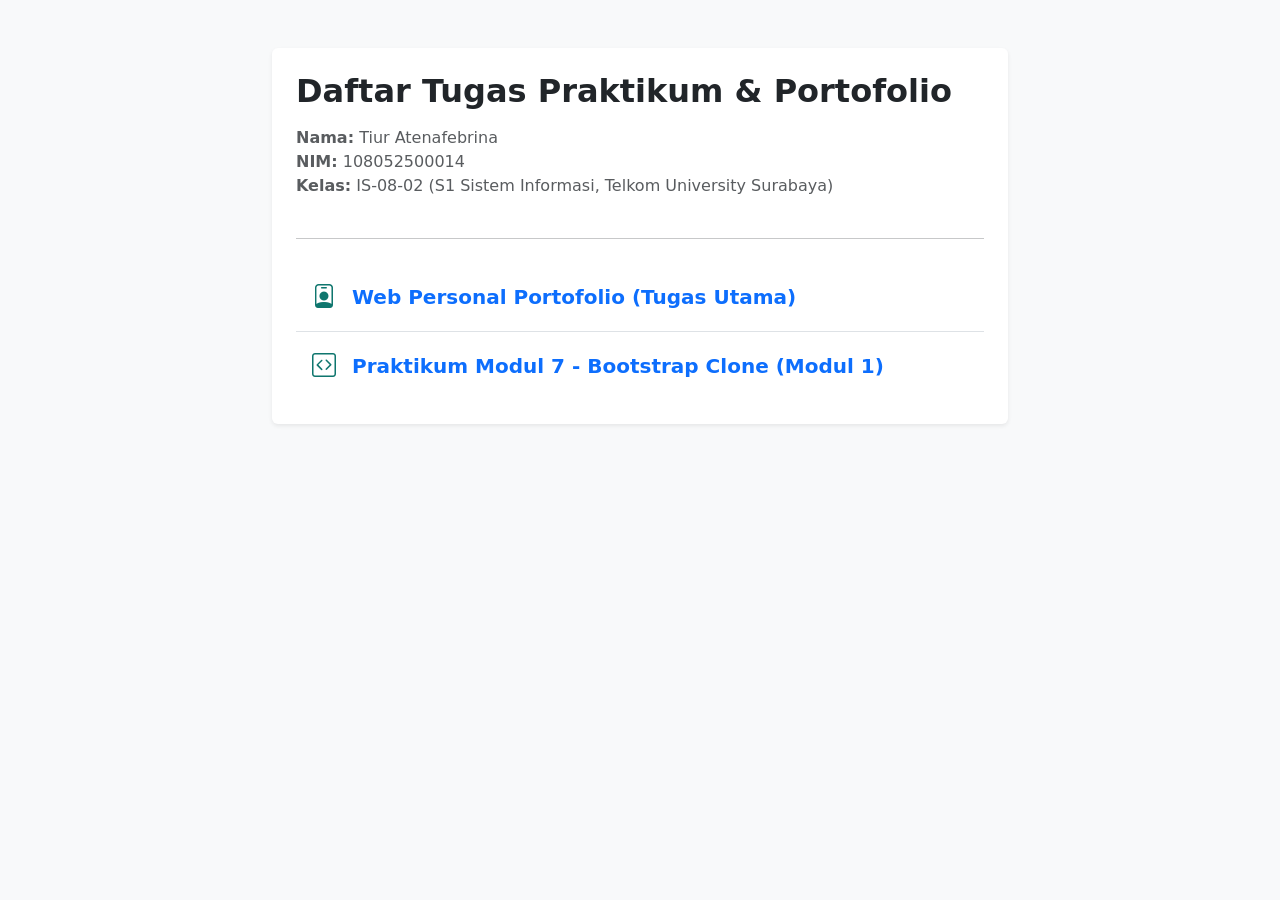
<file: index.html>
<!DOCTYPE html>
<html lang="id">
<head>
    <meta charset="UTF-8">
    <meta name="viewport" content="width=device-width, initial-scale=1.0">
    <title>Daftar Tugas & Portofolio | Tiur Atenafebrina</title>
    <!-- Memuat Bootstrap CSS dari CDN -->
    <link rel="stylesheet" href="https://cdn.jsdelivr.net/npm/bootstrap@5.3.3/dist/css/bootstrap.min.css">
    <link rel="stylesheet" href="https://cdn.jsdelivr.net/npm/bootstrap-icons@1.11.3/font/bootstrap-icons.css">
</head>
<body class="bg-light">

    <div class="container py-5">
        <div class="row justify-content-center">
            <div class="col-md-8">
                <div class="card shadow-sm border-0 p-4">
                    <h2 class="fw-bold mb-3 text-dark">Daftar Tugas Praktikum & Portofolio</h2>
                    <p class="text-muted mb-4">
                        <strong>Nama:</strong> Tiur Atenafebrina<br>
                        <strong>NIM:</strong> 108052500014<br>
                        <strong>Kelas:</strong> IS-08-02 (S1 Sistem Informasi, Telkom University Surabaya)
                    </p>
                    
                    <hr class="mb-4">

                    <ul class="list-group list-group-flush fs-5">
                        <!-- Tautan ke Web Personal Portofolio -->
                        <li class="list-group-item py-3 d-flex align-items-center">
                            <i class="bi bi-person-badge text-teal me-3 fs-4" style="color: #0f766e;"></i>
                            <a href="web-personal/index.html" class="text-decoration-none fw-semibold text-primary">
                                Web Personal Portofolio (Tugas Utama)
                            </a>
                        </li>
                        
                        <!-- Tautan ke Modul 1 / Bootstrap Clone -->
                        <li class="list-group-item py-3 d-flex align-items-center">
                            <i class="bi bi-code-square text-teal me-3 fs-4" style="color: #0f766e;"></i>
                            <a href="modul_01/index.html" class="text-decoration-none fw-semibold text-primary">
                                Praktikum Modul 7 - Bootstrap Clone (Modul 1)
                            </a>
                        </li>
                    </ul>
                </div>
            </div>
        </div>
    </div>

</body>
</html>
</file>
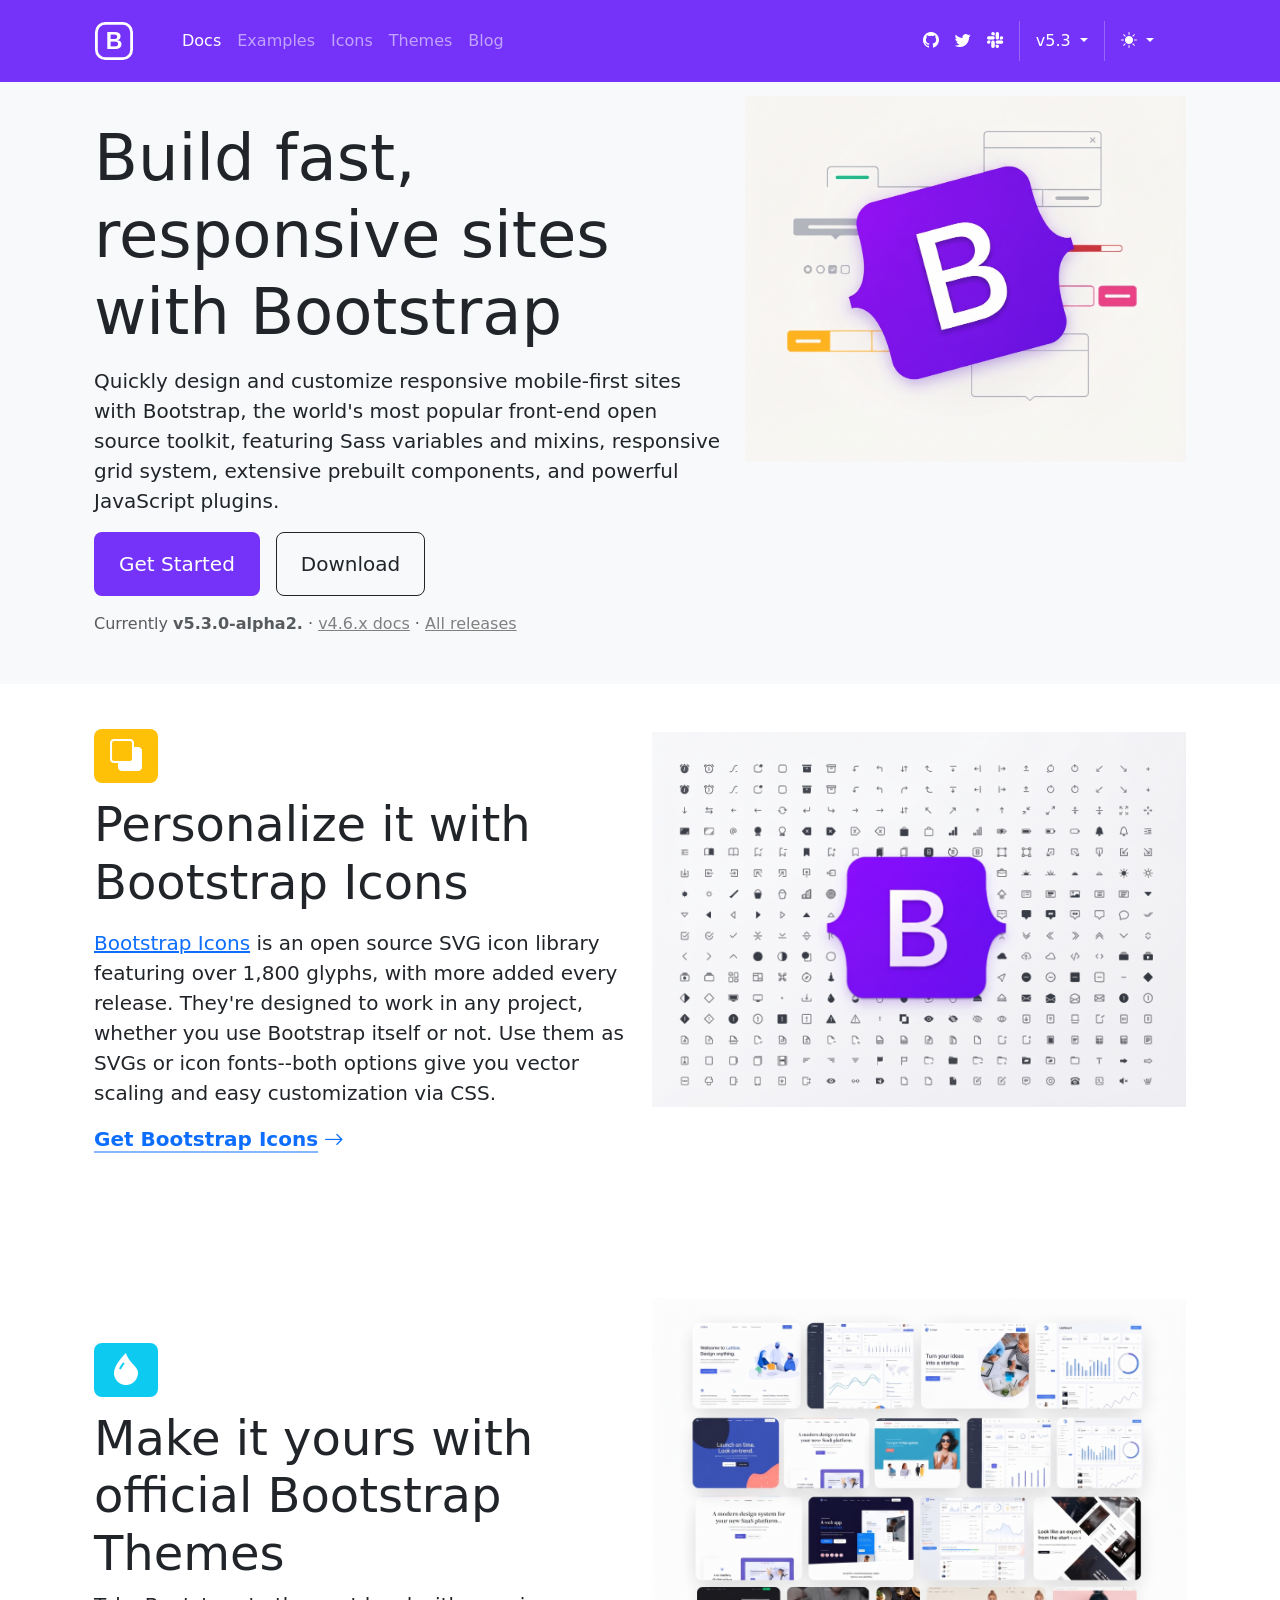
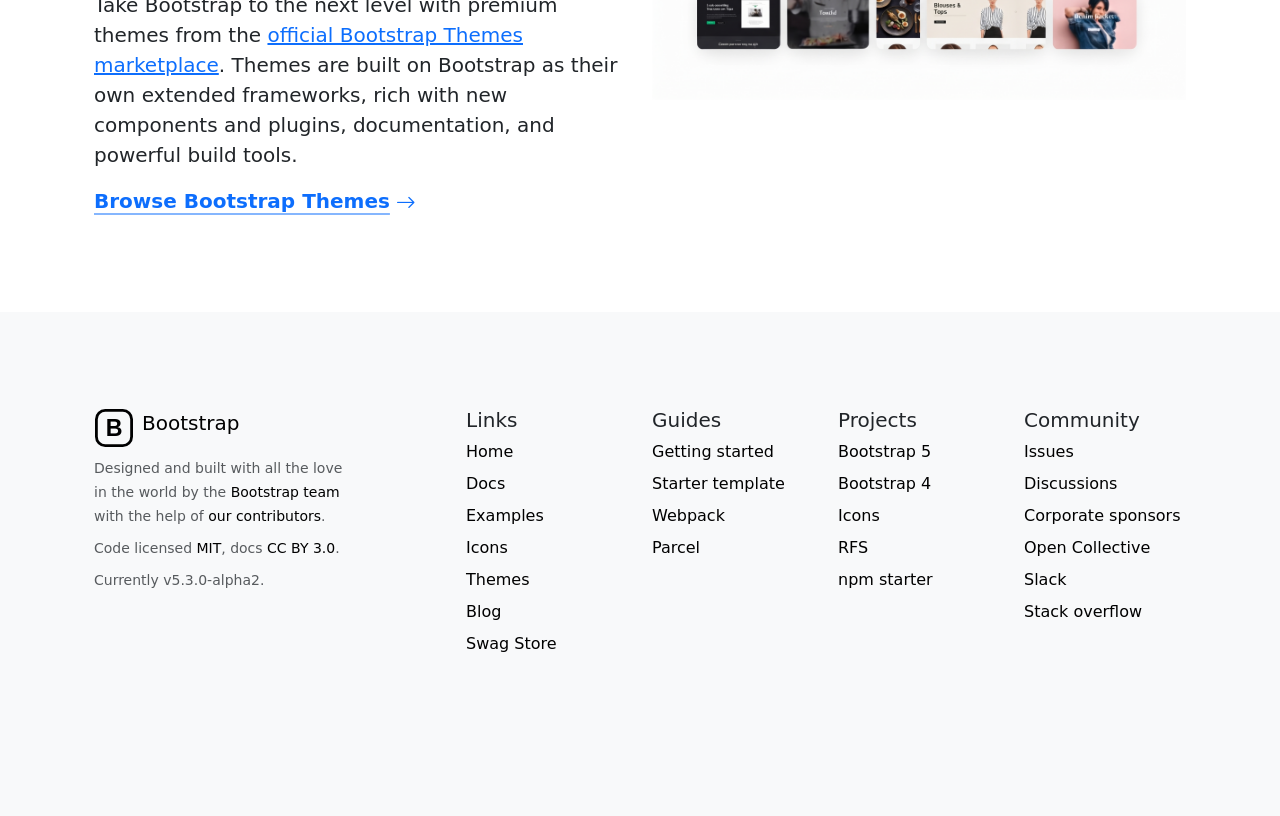
<file: modul_01/index.html>
<!DOCTYPE html>
<html lang="en">
<head>
    <meta charset="UTF-8">
    <meta http-equiv="X-UA-Compatible" content="IE=edge">
    <meta name="viewport" content="width=device-width, initial-scale=1.0">
    <title>Bootstrap Clone</title>
    <link rel="stylesheet" href="https://cdn.jsdelivr.net/npm/bootstrap@5.3.0-alpha2/dist/css/bootstrap.min.css">
    <link rel="stylesheet" href="https://cdn.jsdelivr.net/npm/bootstrap-icons@1.6.0/font/bootstrap-icons.css">
    <link rel="stylesheet" href="assets/css/style.css">
</head>
<body>

    <!-- Navbar -->
    <nav class="navbar fixed-top navbar-expand-lg bg-purple" data-bs-theme="dark">
        <!-- Container -->
        <div class="container py-2 px-4">
            <!-- Navbar Brand -->
            <a href="#" class="navbar-brand mb-0 h1">
                <img class="img-fluid" src="assets/images/logo-white.svg" alt="logo" style="width: 40px;">
            </a>
        
            <!-- Navbar Toggler -->
            <button type="button" class="navbar-toggler" data-bs-toggle="offcanvas" data-bs-target="#offcanvasNavbar">
                <span class="navbar-toggler-icon"></span>
            </button>
        
            <!-- Offcanvas -->
            <div class="offcanvas offcanvas-end bg-purple" id="offcanvasNavbar">
                <!-- Offcanvas Header -->
                <div class="offcanvas-header pb-0 px-4">
                    <h5 class="offcanvas-title text-white" id="offcanvasNavbarLabel">Bootstrap</h5>
                    <button type="button" class="btn-close" data-bs-dismiss="offcanvas" aria-label="Close"></button>
                </div>

                <!-- Offcanvas Body -->
                <div class="offcanvas-body pt-0 px-4">
                    <hr class="d-md-none text-white-50"> <!-- Horizontal Line -->

                    <!-- Top Menu -->
                    <ul class="navbar-nav flex-row flex-wrap">
                        <li class="nav-item col-6 col-md-auto"><a href="#" class="nav-link active">Docs</a></li>
                        <li class="nav-item col-6 col-md-auto"><a href="#" class="nav-link">Examples</a></li>
                        <li class="nav-item col-6 col-md-auto"><a href="#" class="nav-link">Icons</a></li>
                        <li class="nav-item col-6 col-md-auto"><a href="#" class="nav-link">Themes</a></li>
                        <li class="nav-item col-6 col-md-auto"><a href="#" class="nav-link">Blog</a></li>
                    </ul>

                    <hr class="d-md-none text-white-50"> <!-- Horizontal Line -->
                
                    <!-- Sosial Media  -->
                    <ul class="navbar-nav flex-row flex-wrap ms-md-auto">
                        <li class="nav-item col-6 col-md-auto">
                            <a href="#" class="nav-link active">
                                <i class="bi-github"></i><small class="ms-2 d-md-none">Github</small>
                            </a>
                        </li>
                        <li class="nav-item col-6 col-md-auto">
                            <a href="#" class="nav-link active">
                                <i class="bi-twitter"></i><small class="ms-2 d-md-none">Twitter</small>
                            </a>
                        </li>
                        <li class="nav-item col-6 col-md-auto">
                            <a href="#" class="nav-link active">
                                <i class="bi-slack"></i><small class="ms-2 d-md-none">Slack</small>
                            </a>
                        </li>
                        <li class="nav-item col-12 col-lg-auto">
                            <div class="vr d-none d-lg-flex h-100 mx-lg-2 text-white"></div>
                            <hr class="d-lg-none my-2 text-white-50">
                        </li>
                        <li class="nav-item">
                            <!-- Dropdown -->
                            <div class="dropdown" data-bs-theme="light">
                                <button type="button" class="btn nav-link text-white dropdown-toggle" data-bs-toggle="dropdown" aria-expanded="false">
                                    <span class="d-lg-none">Bootstrap</span> v5.3
                                </button>
                                <ul class="dropdown-menu dropdown-menu-end">
                                    <li><h6 class="dropdown-header">v5 releases</h6></li>
                                    <li><button class="dropdown-item active bg-purple" type="button"><small>Latest (5.3.x) <i class="bi-check"></i></small></button></li>
                                    <li><button class="dropdown-item" type="button"><small>v5.2.3</small></button></li>
                                    <li><button class="dropdown-item" type="button"><small>v5.1.3</small></button></li>
                                    <li><button class="dropdown-item" type="button"><small>v5.0.2</small></button></li>
                                    <li><hr class="dropdown-divider"></li>
                                    <li><h6 class="dropdown-header">Previous releases</h6></li>
                                    <li><button class="dropdown-item" type="button"><small>v4.6.x</small></button></li>
                                    <li><button class="dropdown-item" type="button"><small>v3.4.1</small></button></li>
                                    <li><button class="dropdown-item" type="button"><small>v2.3.2</small></button></li>
                                    <li><hr class="dropdown-divider"></li>
                                    <li><button class="dropdown-item" type="button"><small>All versions</small></button></li>
                                </ul>
                            </div>
                        </li>
                        <li class="nav-item col-12 col-lg-auto">
                            <div class="vr d-none d-lg-flex h-100 mx-lg-2 text-white"></div>
                            <hr class="d-lg-none my-2 text-white-50">
                        </li>
                        <li class="nav-item">
                            <!-- Dropdown -->
                            <div class="dropdown" data-bs-theme="light">
                                <button type="button" class="btn nav-link text-white dropdown-toggle" data-bs-toggle="dropdown" aria-expanded="false">
                                    <i class="bi-brightness-high-fill"></i><span class="d-lg-none">Toggle theme</span>
                                </button>
                                <ul class="dropdown-menu dropdown-menu-end">
                                    <li><button class="dropdown-item active bg-purple" type="button"><small><i class="bi-brightness-high-fill me-2"></i>Light</small></button></li>
                                    <li><button class="dropdown-item" type="button"><small><i class="bi-moon-stars-fill me-2"></i>Dark</small></button></li>
                                    <li><button class="dropdown-item" type="button"><small><i class="bi-circle-half me-2"></i>Auto</small></button></li>
                                </ul>
                            </div>
                        </li>
                    </ul>
                </div>
            </div>
        </div>
    </nav>

    <!-- Main -->
    <div class="bg-light mt-5" id="main">
        <!-- Container -->
        <div class="container py-5 px-4">
            <div class="row">
                <div class="col-md-5 order-md-2">
                    <img class="img-fluid" src="assets/images/main.jpg" alt="main logo">
                </div>
                <div class="col-md-7 order-md-1">
                    <h1 class="mt-4 display-3">Build fast, responsive sites with Bootstrap</h1>
                    <p class="fs-5 mt-3">Quickly design and customize responsive mobile-first sites with Bootstrap, the world's most popular front-end open source toolkit, featuring Sass variables and mixins, responsive grid system, extensive prebuilt components, and powerful JavaScript plugins.</p>
                    <div class="row">
                        <div class="d-flex flex-column flex-md-row">
                            <button type="button" class="btn bg-purple text-white btn-lg mb-3 me-md-3 px-4 py-3">Get Started</button>
                            <button type="button" class="btn btn-outline-dark btn-lg mb-3 px-4 py-3">Download</button>
                        </div>
                    </div>
                    <div class="text-muted">
                        Currently <strong>v5.3.0-alpha2.</strong> · <a href="#">v4.6.x docs</a> · <a href="#">All releases</a>
                    </div>
                </div>
            </div>
        </div>
    </div>

    <!-- Bootstrap Icons -->
    <div id="bs-icons">
        <!-- Container -->
        <div class="container py-5 px-4">
            <div class="row">
                <div class="col-lg-6">
                    <div class="mb-3">
                        <i class="bi bi-subtract fs-2 bg-warning py-2 px-3 rounded-3 text-white"></i>
                    </div>
                    <h2 class="display-5 mb-3">Personalize it with <br/>Bootstrap Icons</h2>
                    <p class="fs-5"><a href="#">Bootstrap Icons</a> is an open source SVG icon library featuring over 1,800 glyphs, with more added every release. They're designed to work in any project, whether you use Bootstrap itself or not. Use them as SVGs or icon fonts--both options give you vector scaling and easy customization via CSS.</p>
                    <a class="icon-link icon-link-hover lead fw-semibold mb-5" href="#">
                        Get Bootstrap Icons
                        <i class="bi bi-arrow-right mb-2"></i>
                    </a>
                </div>
                <div class="col-lg-6">
                    <img class="img-fluid" src="assets/images/bs-icons.jpg" alt="Bootstrap Icons">
                </div>
            </div>
        </div>
    </div>

    <!-- Bootstrap Official Themes -->
    <div id="bs-themes">
        <!-- Container -->
        <div class="container py-5 px-4">
            <div class="row">
                <div class="col-lg-6">
                    <div class="mb-3 mt-5">
                        <i class="bi bi-droplet-fill fs-2 bg-info py-2 px-3 rounded-3 text-white"></i>
                    </div>
                    <h2 class="display-5">Make it yours with official Bootstrap Themes</h2>
                    <p class="fs-5">Take Bootstrap to the next level with premium themes from the <a href="#">official Bootstrap Themes marketplace</a>. Themes are built on Bootstrap as their own extended frameworks, rich with new components and plugins, documentation, and powerful build tools.</p>
                    <a class="icon-link icon-link-hover lead fw-semibold mb-5" href="#">
                        Browse Bootstrap Themes
                        <i class="bi bi-arrow-right mb-2"></i>
                    </a>
                </div>
                <div class="col-lg-6">
                    <img class="img-fluid" src="assets/images/bs-themes.jpg" alt="Bootstrap Themes">
                </div>
            </div>
        </div>
    </div>

    <!-- Footer -->
    <div id="footer" class="bg-light py-5">
        <!-- Container -->
        <div class="container py-5 px-4">
            <div class="row">
                <div class="col-lg-3 mb-5">
                    <a href="#" class="logo text-decoration-none">
                        <div class="d-flex">
                            <img class="img-fluid" src="assets/images/logo-black.svg" alt="Bootstrap Logo" style="width: 40px;">
                            <div class="fs-5 ms-2 text-black">Bootstrap</div>
                        </div>
                    </a>
                    <div class="mt-2 text-muted">
                        <small>Designed and built with all the love in the world by the <a href="#" class="text-black">Bootstrap team</a> with the help of <a href="#" class="text-black">our contributors</a>.</small>
                    </div>
                    <div class="mt-2 text-muted">
                        <small>Code licensed <a href="#" class="text-black">MIT</a>, docs <a href="#" class="text-black">CC BY 3.0</a>.</small>
                    </div>
                    <div class="mt-2 text-muted">
                        <small>Currently v5.3.0-alpha2.</small>
                    </div>
                </div>
                <div class="col-6 col-lg-2 offset-lg-1 mb-5">
                    <h5>Links</h5>
                    <ul class="list-unstyled">
                        <li class="mb-2"><a href="#">Home</a></li>
                        <li class="mb-2"><a href="#">Docs</a></li>
                        <li class="mb-2"><a href="#">Examples</a></li>
                        <li class="mb-2"><a href="#">Icons</a></li>
                        <li class="mb-2"><a href="#">Themes</a></li>
                        <li class="mb-2"><a href="#">Blog</a></li>
                        <li class="mb-2"><a href="#">Swag Store</a></li>
                    </ul>
                </div>
                <div class="col-6 col-lg-2 mb-5">
                    <h5>Guides</h5>
                    <ul class="list-unstyled">
                        <li class="mb-2"><a href="#">Getting started</a></li>
                        <li class="mb-2"><a href="#">Starter template</a></li>
                        <li class="mb-2"><a href="#">Webpack</a></li>
                        <li class="mb-2"><a href="#">Parcel</a></li>
                    </ul>
                </div>
                <div class="col-6 col-lg-2 mb-5">
                    <h5>Projects</h5>
                    <ul class="list-unstyled">
                        <li class="mb-2"><a href="#">Bootstrap 5</a></li>
                        <li class="mb-2"><a href="#">Bootstrap 4</a></li>
                        <li class="mb-2"><a href="#">Icons</a></li>
                        <li class="mb-2"><a href="#">RFS</a></li>
                        <li class="mb-2"><a href="#">npm starter</a></li>
                    </ul>
                </div>
                <div class="col-6 col-lg-2 mb-5">
                    <h5>Community</h5>
                    <ul class="list-unstyled">
                        <li class="mb-2"><a href="#">Issues</a></li>
                        <li class="mb-2"><a href="#">Discussions</a></li>
                        <li class="mb-2"><a href="#">Corporate sponsors</a></li>
                        <li class="mb-2"><a href="#">Open Collective</a></li>
                        <li class="mb-2"><a href="#">Slack</a></li>
                        <li class="mb-2"><a href="#">Stack overflow</a></li>
                    </ul>
                </div>
            </div>
        </div>
    </div>

    <script src="https://cdn.jsdelivr.net/npm/bootstrap@5.3.0-alpha2/dist/js/bootstrap.bundle.min.js"></script>
</body>
</html>
</file>
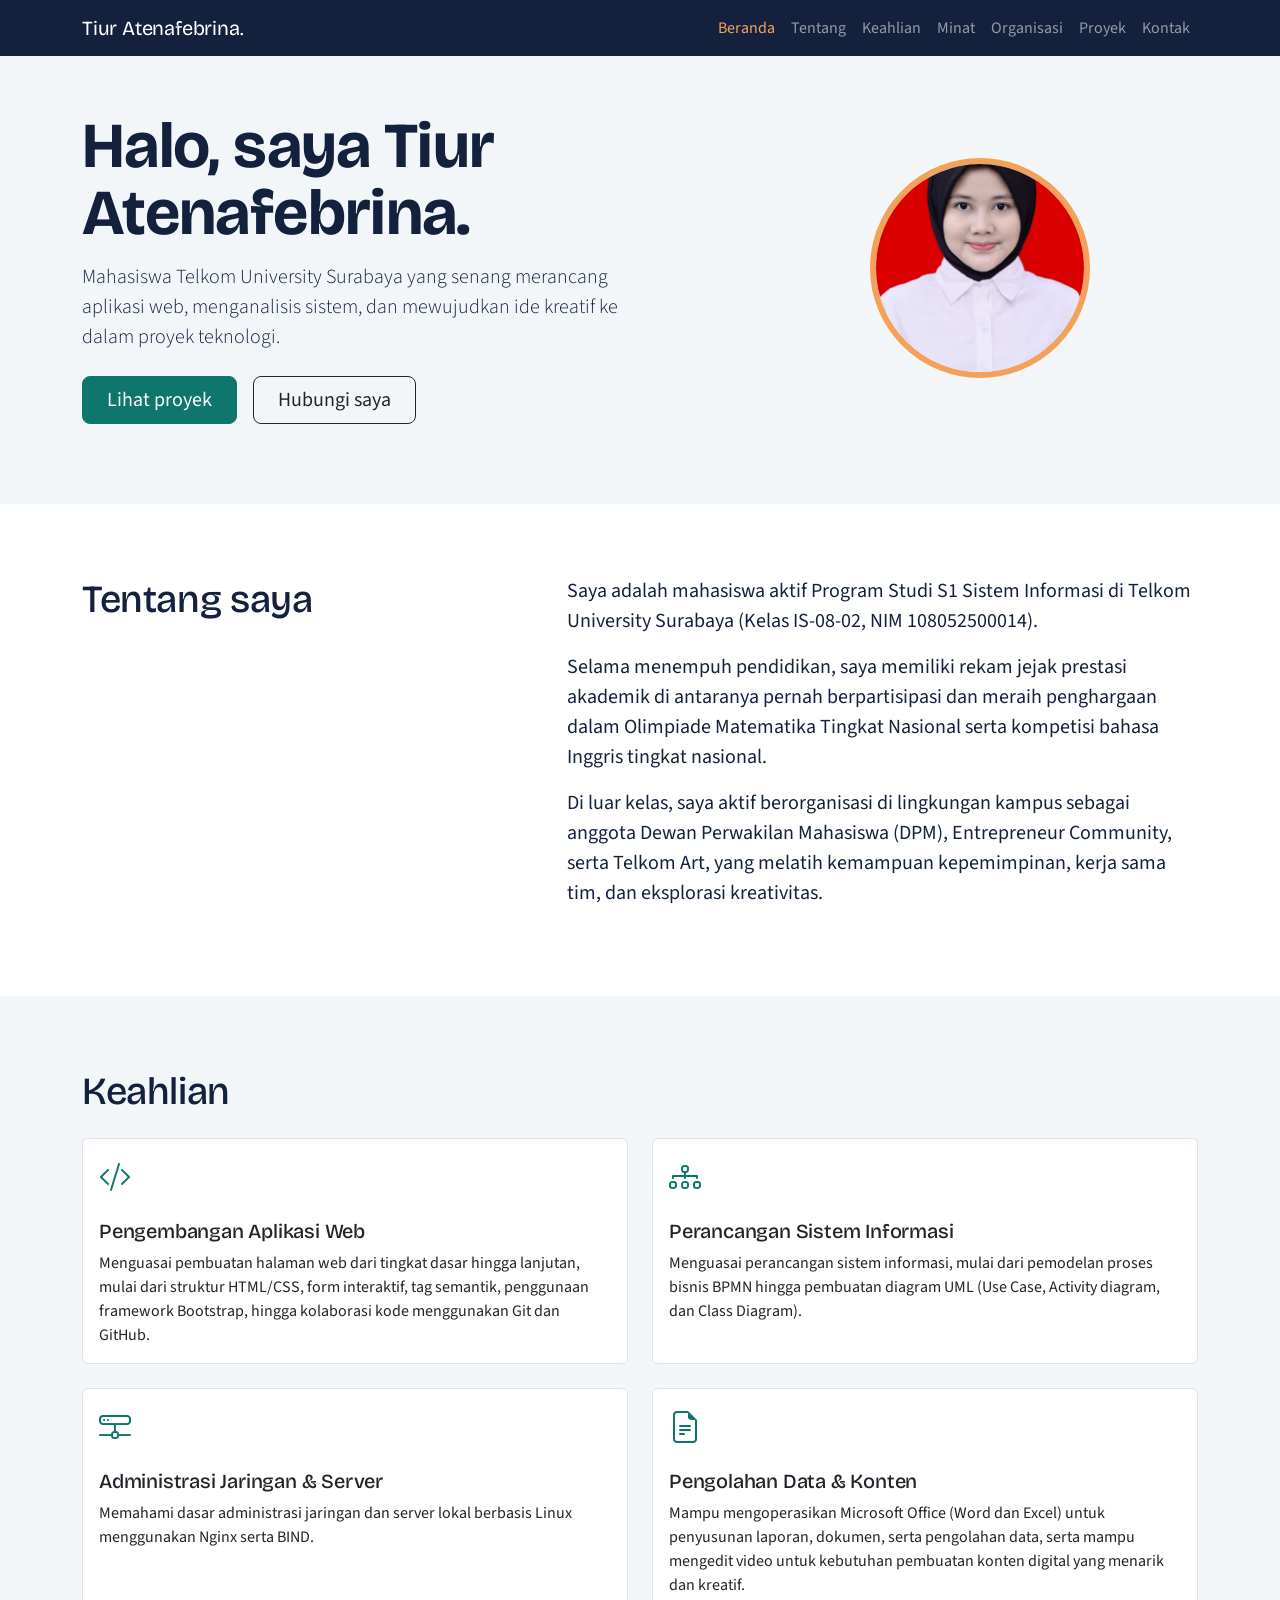
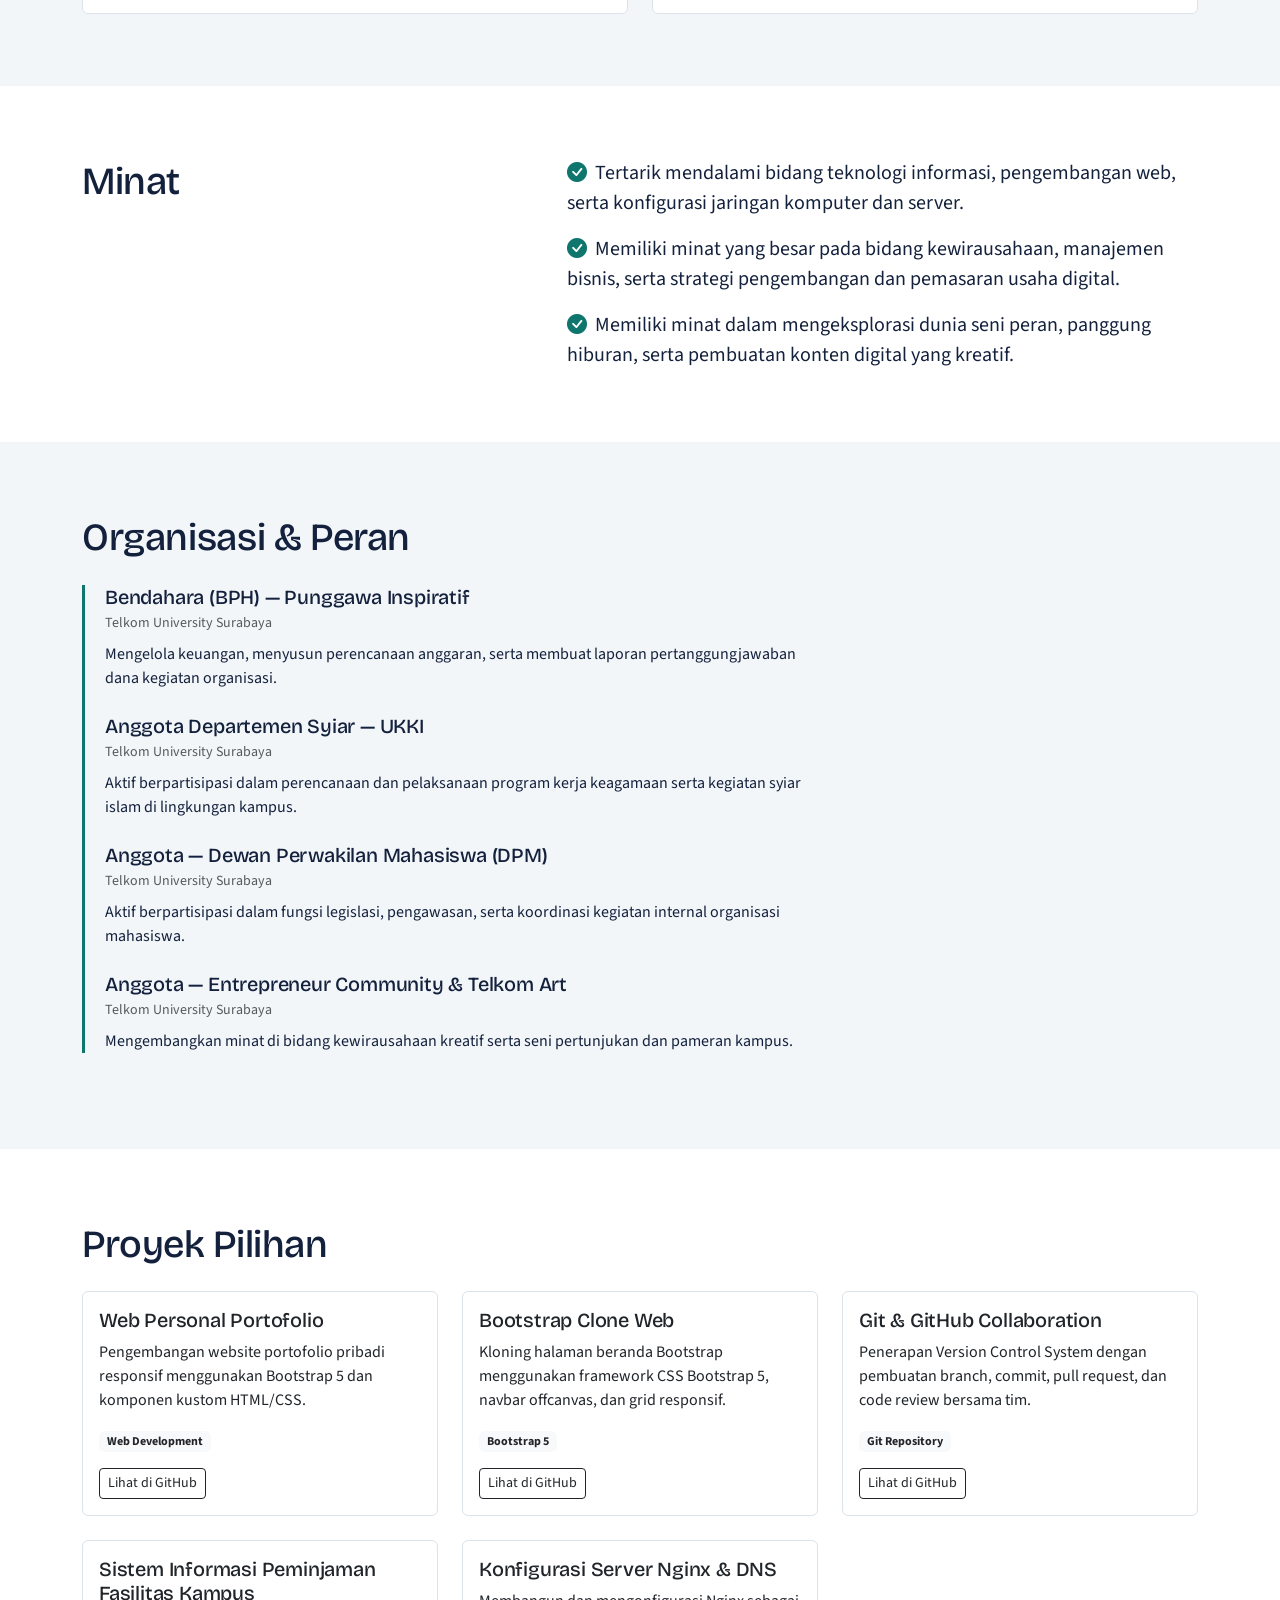
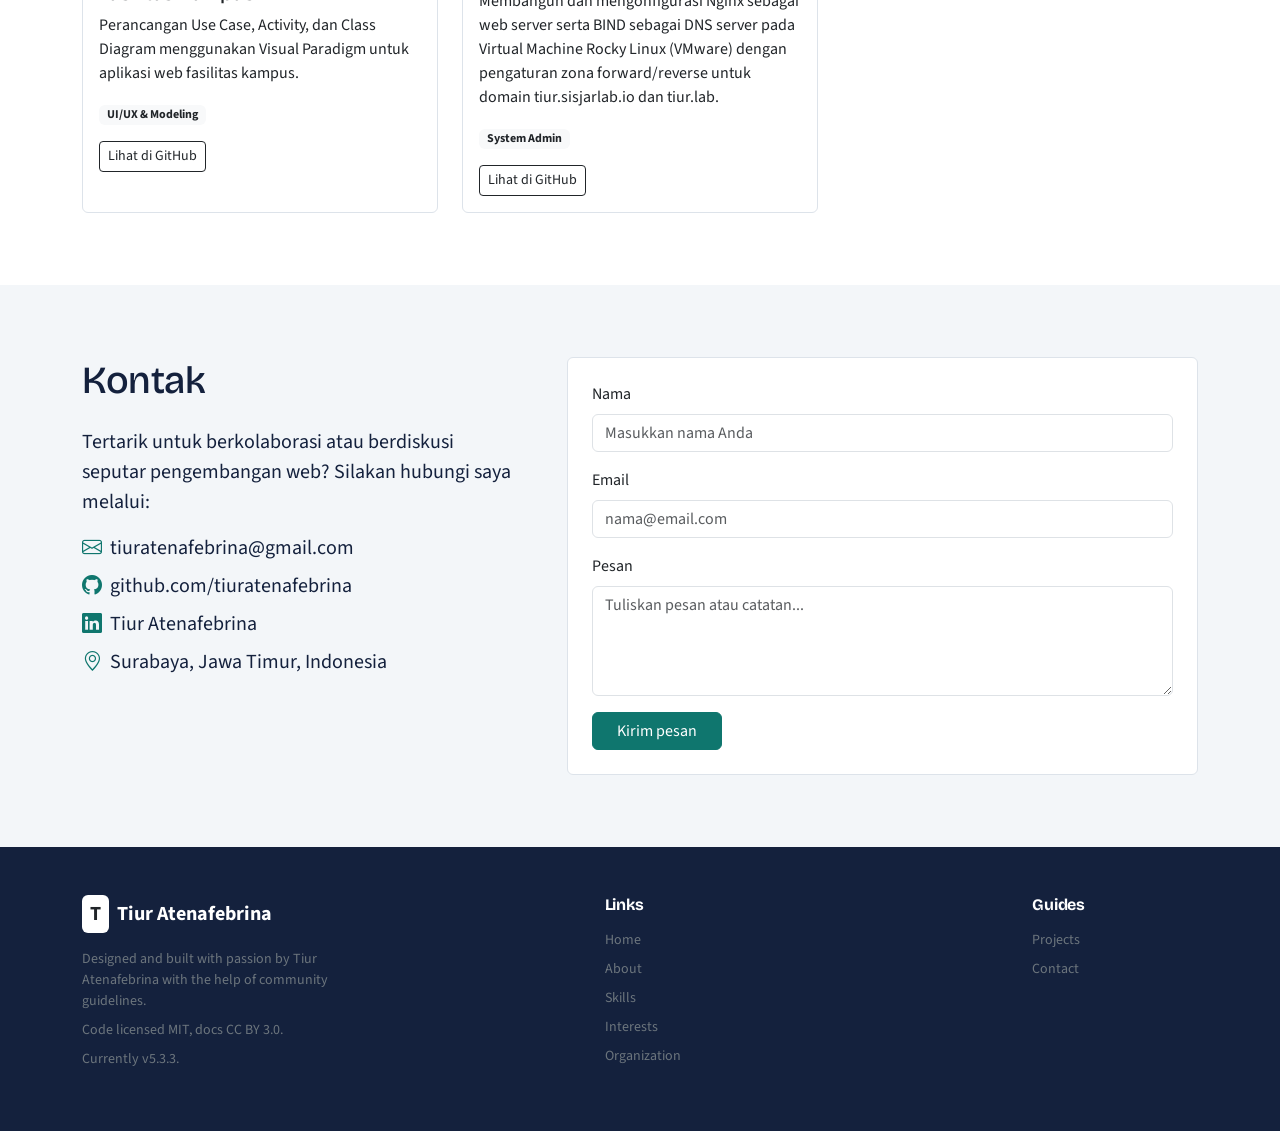
<file: web-personal/index.html>
<!DOCTYPE html>
<html lang="id">
<head>
    <meta charset="UTF-8">
    <meta name="viewport" content="width=device-width, initial-scale=1.0">
    <title>Tiur Atenafebrina | Portofolio</title>
    <link rel="preconnect" href="https://fonts.googleapis.com">
    <link rel="preconnect" href="https://fonts.gstatic.com" crossorigin>
    <link href="https://fonts.googleapis.com/css2?family=Bricolage+Grotesque:wght@500;700&family=Source+Sans+3:wght@400;600&display=swap" rel="stylesheet">
    <link rel="stylesheet" href="https://cdn.jsdelivr.net/npm/bootstrap@5.3.3/dist/css/bootstrap.min.css">
    <link rel="stylesheet" href="https://cdn.jsdelivr.net/npm/bootstrap-icons@1.11.3/font/bootstrap-icons.css">
    <link rel="stylesheet" href="assets/css/style.css">
</head>
<body>

    <!-- Navbar -->
    <nav class="navbar navbar-expand-lg fixed-top bg-ink" data-bs-theme="dark">
        <div class="container">
            <a class="navbar-brand" href="#hero">Tiur Atenafebrina.</a>
            <button class="navbar-toggler" type="button" data-bs-toggle="collapse" data-bs-target="#menu" aria-controls="menu" aria-expanded="false" aria-label="Buka menu">
                <span class="navbar-toggler-icon"></span>
            </button>
            <div class="collapse navbar-collapse" id="menu">
                <ul class="navbar-nav ms-auto">
                    <li class="nav-item"><a class="nav-link active" href="#hero">Beranda</a></li>
                    <li class="nav-item"><a class="nav-link" href="#tentang">Tentang</a></li>
                    <li class="nav-item"><a class="nav-link" href="#keahlian">Keahlian</a></li>
                    <li class="nav-item"><a class="nav-link" href="#minat">Minat</a></li>
                    <li class="nav-item"><a class="nav-link" href="#organisasi">Organisasi</a></li>
                    <li class="nav-item"><a class="nav-link" href="#proyek">Proyek</a></li>
                    <li class="nav-item"><a class="nav-link" href="#kontak">Kontak</a></li>
                </ul>
            </div>
        </div>
    </nav>

    <!-- Hero -->
    <header id="hero" class="bg-sand">
        <div class="container">
            <div class="row align-items-center g-5">
                <div class="col-md-7 order-2 order-md-1">
                    <h1 class="fw-bold">Halo, saya Tiur Atenafebrina.</h1>
                    <p class="lead mt-3">Mahasiswa Telkom University Surabaya yang senang merancang aplikasi web, menganalisis sistem, dan mewujudkan ide kreatif ke dalam proyek teknologi.</p>
                    <div class="d-flex flex-column flex-sm-row gap-3 mt-4">
                        <a href="#proyek" class="btn btn-teal btn-lg px-4">Lihat proyek</a>
                        <a href="#kontak" class="btn btn-outline-dark btn-lg px-4">Hubungi saya</a>
                    </div>
                </div>
                <div class="col-md-5 order-1 order-md-2 d-flex justify-content-center">
                    <img src="assets/images/foto_formalku1.jpeg" alt="Foto Tiur Atenafebrina" class="avatar avatar-img img-fluid">
                </div>
            </div>
        </div>
    </header>

    <main>
        <!-- Tentang -->
        <section id="tentang">
            <div class="container">
                <div class="row g-5">
                    <div class="col-lg-5">
                        <h2 class="section-title">Tentang saya</h2>
                    </div>
                    <div class="col-lg-7 fs-5">
                        <p>Saya adalah mahasiswa aktif Program Studi S1 Sistem Informasi di Telkom University Surabaya (Kelas IS-08-02, NIM 108052500014).</p>
                        <p>Selama menempuh pendidikan, saya memiliki rekam jejak prestasi akademik di antaranya pernah berpartisipasi dan meraih penghargaan dalam Olimpiade Matematika Tingkat Nasional serta kompetisi bahasa Inggris tingkat nasional.</p>
                        <p>Di luar kelas, saya aktif berorganisasi di lingkungan kampus sebagai anggota Dewan Perwakilan Mahasiswa (DPM), Entrepreneur Community, serta Telkom Art, yang melatih kemampuan kepemimpinan, kerja sama tim, dan eksplorasi kreativitas.</p>
                    </div>
                </div>
            </div>
        </section>

        <!-- Keahlian -->
        <section id="keahlian" class="bg-sand">
            <div class="container">
                <h2 class="section-title">Keahlian</h2>
                <div class="row g-4">
                    <div class="col-md-6">
                        <div class="card h-100 bg-white">
                            <div class="card-body">
                                <i class="bi bi-code-slash fs-2 text-teal"></i>
                                <h3 class="h5 mt-3">Pengembangan Aplikasi Web</h3>
                                <p class="mb-0">Menguasai pembuatan halaman web dari tingkat dasar hingga lanjutan, mulai dari struktur HTML/CSS, form interaktif, tag semantik, penggunaan framework Bootstrap, hingga kolaborasi kode menggunakan Git dan GitHub.</p>
                            </div>
                        </div>
                    </div>
                    <div class="col-md-6">
                        <div class="card h-100 bg-white">
                            <div class="card-body">
                                <i class="bi bi-diagram-3 fs-2 text-teal"></i>
                                <h3 class="h5 mt-3">Perancangan Sistem Informasi</h3>
                                <p class="mb-0">Menguasai perancangan sistem informasi, mulai dari pemodelan proses bisnis BPMN hingga pembuatan diagram UML (Use Case, Activity diagram, dan Class Diagram).</p>
                            </div>
                        </div>
                    </div>
                    <div class="col-md-6">
                        <div class="card h-100 bg-white">
                            <div class="card-body">
                                <i class="bi bi-hdd-network fs-2 text-teal"></i>
                                <h3 class="h5 mt-3">Administrasi Jaringan & Server</h3>
                                <p class="mb-0">Memahami dasar administrasi jaringan dan server lokal berbasis Linux menggunakan Nginx serta BIND.</p>
                            </div>
                        </div>
                    </div>
                    <div class="col-md-6">
                        <div class="card h-100 bg-white">
                            <div class="card-body">
                                <i class="bi bi-file-earmark-text fs-2 text-teal"></i>
                                <h3 class="h5 mt-3">Pengolahan Data & Konten</h3>
                                <p class="mb-0">Mampu mengoperasikan Microsoft Office (Word dan Excel) untuk penyusunan laporan, dokumen, serta pengolahan data, serta mampu mengedit video untuk kebutuhan pembuatan konten digital yang menarik dan kreatif.</p>
                            </div>
                        </div>
                    </div>
                </div>
            </div>
        </section>

        <!-- Minat -->
        <section id="minat">
            <div class="container">
                <div class="row g-5">
                    <div class="col-lg-5">
                        <h2 class="section-title">Minat</h2>
                    </div>
                    <div class="col-lg-7 fs-5">
                        <ul class="list-unstyled mb-0">
                            <li class="mb-3"><i class="bi bi-check-circle-fill text-teal me-2"></i>Tertarik mendalami bidang teknologi informasi, pengembangan web, serta konfigurasi jaringan komputer dan server.</li>
                            <li class="mb-3"><i class="bi bi-check-circle-fill text-teal me-2"></i>Memiliki minat yang besar pada bidang kewirausahaan, manajemen bisnis, serta strategi pengembangan dan pemasaran usaha digital.</li>
                            <li><i class="bi bi-check-circle-fill text-teal me-2"></i>Memiliki minat dalam mengeksplorasi dunia seni peran, panggung hiburan, serta pembuatan konten digital yang kreatif.</li>
                        </ul>
                    </div>
                </div>
            </div>
        </section>

        <!-- Organisasi -->
        <section id="organisasi" class="bg-sand">
            <div class="container">
                <h2 class="section-title">Organisasi & Peran</h2>
                <div class="row">
                    <div class="col-lg-8">
                        <div class="timeline">
                            <div class="timeline-item mb-4">
                                <h3 class="h5 mb-1">Bendahara (BPH) — Punggawa Inspiratif</h3>
                                <p class="text-muted small mb-2">Telkom University Surabaya</p>
                                <p class="mb-0">Mengelola keuangan, menyusun perencanaan anggaran, serta membuat laporan pertanggungjawaban dana kegiatan organisasi.</p>
                            </div>
                            <div class="timeline-item mb-4">
                                <h3 class="h5 mb-1">Anggota Departemen Syiar — UKKI</h3>
                                <p class="text-muted small mb-2">Telkom University Surabaya</p>
                                <p class="mb-0">Aktif berpartisipasi dalam perencanaan dan pelaksanaan program kerja keagamaan serta kegiatan syiar islam di lingkungan kampus.</p>
                            </div>
                            <div class="timeline-item mb-4">
                                <h3 class="h5 mb-1">Anggota — Dewan Perwakilan Mahasiswa (DPM)</h3>
                                <p class="text-muted small mb-2">Telkom University Surabaya</p>
                                <p class="mb-0">Aktif berpartisipasi dalam fungsi legislasi, pengawasan, serta koordinasi kegiatan internal organisasi mahasiswa.</p>
                            </div>
                            <div class="timeline-item mb-4">
                                <h3 class="h5 mb-1">Anggota — Entrepreneur Community & Telkom Art</h3>
                                <p class="text-muted small mb-2">Telkom University Surabaya</p>
                                <p class="mb-0">Mengembangkan minat di bidang kewirausahaan kreatif serta seni pertunjukan dan pameran kampus.</p>
                            </div>
                        </div>
                    </div>
                </div>
            </div>
        </section>

        <!-- Proyek Pilihan -->
        <section id="proyek">
            <div class="container">
                <h2 class="section-title">Proyek Pilihan</h2>
                <div class="row g-4">
                    <div class="col-md-6 col-lg-4">
                        <div class="card h-100 bg-white">
                            <div class="card-body">
                                <h3 class="h5">Web Personal Portofolio</h3>
                                <p>Pengembangan website portofolio pribadi responsif menggunakan Bootstrap 5 dan komponen kustom HTML/CSS.</p>
                                <span class="badge bg-light text-dark mb-3">Web Development</span>
                                <div><a href="https://github.com/tiuratenafebrina" target="_blank" class="btn btn-sm btn-outline-dark">Lihat di GitHub</a></div>
                            </div>
                        </div>
                    </div>
                    <div class="col-md-6 col-lg-4">
                        <div class="card h-100 bg-white">
                            <div class="card-body">
                                <h3 class="h5">Bootstrap Clone Web</h3>
                                <p>Kloning halaman beranda Bootstrap menggunakan framework CSS Bootstrap 5, navbar offcanvas, dan grid responsif.</p>
                                <span class="badge bg-light text-dark mb-3">Bootstrap 5</span>
                                <div><a href="https://github.com/tiuratenafebrina" target="_blank" class="btn btn-sm btn-outline-dark">Lihat di GitHub</a></div>
                            </div>
                        </div>
                    </div>
                    <div class="col-md-6 col-lg-4">
                        <div class="card h-100 bg-white">
                            <div class="card-body">
                                <h3 class="h5">Git & GitHub Collaboration</h3>
                                <p>Penerapan Version Control System dengan pembuatan branch, commit, pull request, dan code review bersama tim.</p>
                                <span class="badge bg-light text-dark mb-3">Git Repository</span>
                                <div><a href="https://github.com/tiuratenafebrina" target="_blank" class="btn btn-sm btn-outline-dark">Lihat di GitHub</a></div>
                            </div>
                        </div>
                    </div>
                    <div class="col-md-6 col-lg-4">
                        <div class="card h-100 bg-white">
                            <div class="card-body">
                                <h3 class="h5">Sistem Informasi Peminjaman Fasilitas Kampus</h3>
                                <p>Perancangan Use Case, Activity, dan Class Diagram menggunakan Visual Paradigm untuk aplikasi web fasilitas kampus.</p>
                                <span class="badge bg-light text-dark mb-3">UI/UX & Modeling</span>
                                <div><a href="https://github.com/tiuratenafebrina" target="_blank" class="btn btn-sm btn-outline-dark">Lihat di GitHub</a></div>
                            </div>
                        </div>
                    </div>
                    <div class="col-md-6 col-lg-4">
                        <div class="card h-100 bg-white">
                            <div class="card-body">
                                <h3 class="h5">Konfigurasi Server Nginx & DNS</h3>
                                <p>Membangun dan mengonfigurasi Nginx sebagai web server serta BIND sebagai DNS server pada Virtual Machine Rocky Linux (VMware) dengan pengaturan zona forward/reverse untuk domain tiur.sisjarlab.io dan tiur.lab.</p>
                                <span class="badge bg-light text-dark mb-3">System Admin</span>
                                <div><a href="https://github.com/tiuratenafebrina" target="_blank" class="btn btn-sm btn-outline-dark">Lihat di GitHub</a></div>
                            </div>
                        </div>
                    </div>
                </div>
            </div>
        </section>

        <!-- Kontak -->
        <section id="kontak" class="bg-sand">
            <div class="container">
                <div class="row g-5">
                    <div class="col-lg-5">
                        <h2 class="section-title">Kontak</h2>
                        <p class="fs-5">Tertarik untuk berkolaborasi atau berdiskusi seputar pengembangan web? Silakan hubungi saya melalui:</p>
                        <ul class="list-unstyled fs-5">
                            <li class="mb-2"><i class="bi bi-envelope me-2 text-teal"></i>tiuratenafebrina@gmail.com</li>
                            <li class="mb-2"><i class="bi bi-github me-2 text-teal"></i>github.com/tiuratenafebrina</li>
                            <li class="mb-2"><i class="bi bi-linkedin me-2 text-teal"></i>Tiur Atenafebrina</li>
                            <li><i class="bi bi-geo-alt me-2 text-teal"></i>Surabaya, Jawa Timur, Indonesia</li>
                        </ul>
                    </div>
                    <div class="col-lg-7">
                        <div class="card bg-white">
                            <div class="card-body p-4">
                                <div class="mb-3">
                                    <label for="nama" class="form-label">Nama</label>
                                    <input type="text" class="form-control" id="nama" placeholder="Masukkan nama Anda">
                                </div>
                                <div class="mb-3">
                                    <label for="email" class="form-label">Email</label>
                                    <input type="email" class="form-control" id="email" placeholder="nama@email.com">
                                </div>
                                <div class="mb-3">
                                    <label for="pesan" class="form-label">Pesan</label>
                                    <textarea class="form-control" id="pesan" rows="4" placeholder="Tuliskan pesan atau catatan..."></textarea>
                                </div>
                                <button type="button" class="btn btn-teal px-4">Kirim pesan</button>
                            </div>
                        </div>
                    </div>
                </div>
            </div>
        </section>
    </main>

    <!-- Footer ala Bootstrap Style -->
    <footer class="bg-ink text-white py-5">
        <div class="container">
            <div class="row g-4 justify-content-between">
                <div class="col-md-3">
                    <div class="d-flex align-items-center gap-2 mb-3">
                        <div class="bg-white text-dark fw-bold px-2 py-1 rounded" style="font-size: 1.25rem;">T</div>
                        <span class="fs-5 fw-bold">Tiur Atenafebrina</span>
                    </div>
                    <p class="text-secondary small mb-2">Designed and built with passion by Tiur Atenafebrina with the help of community guidelines.</p>
                    <p class="text-secondary small mb-2">Code licensed MIT, docs CC BY 3.0.</p>
                    <p class="text-secondary small mb-0">Currently v5.3.3.</p>
                </div>
                <div class="col-6 col-md-2">
                    <h5 class="h6 fw-bold mb-3">Links</h5>
                    <ul class="list-unstyled small text-secondary">
                        <li class="mb-2"><a href="#hero" class="text-secondary text-decoration-none">Home</a></li>
                        <li class="mb-2"><a href="#tentang" class="text-secondary text-decoration-none">About</a></li>
                        <li class="mb-2"><a href="#keahlian" class="text-secondary text-decoration-none">Skills</a></li>
                        <li class="mb-2"><a href="#minat" class="text-secondary text-decoration-none">Interests</a></li>
                        <li class="mb-2"><a href="#organisasi" class="text-secondary text-decoration-none">Organization</a></li>
                    </ul>
                </div>
                <div class="col-6 col-md-2">
                    <h5 class="h6 fw-bold mb-3">Guides</h5>
                                        <ul class="list-unstyled small text-secondary">
                        <li class="mb-2"><a href="#proyek" class="text-secondary text-decoration-none">Projects</a></li>
                        <li class="mb-2"><a href="#kontak" class="text-secondary text-decoration-none">Contact</a></li>
                    </ul>
                </div>
            </div>
        </div>
    </footer>

    <script src="https://cdn.jsdelivr.net/npm/bootstrap@5.3.3/dist/js/bootstrap.bundle.min.js"></script>
</body>
</html>
</file>
<file: modul_01/assets/css/style.css>
.bg-purple {
    background-color: #7533F9 !important;
}

#main a {
    color: gray;
}

#main a:hover {
    color: rgb(73, 73, 73);
}

#footer a {
    text-decoration: none;
    color: black;
}

#footer a:hover {
    text-decoration: underline;
    color: var(--bs-primary) !important;
}
</file>
<file: web-personal/assets/css/style.css>
:root {
    --ink: #14213d;
    --teal: #0f766e;
    --teal-dark: #0b5b55;
    --sand: #f3f6f9;
    --amber: #f4a259;
}

body {
    font-family: 'Source Sans 3', sans-serif;
    color: var(--ink);
    scroll-padding-top: 72px;
}

h1, h2, h3, h4, h5, .navbar-brand {
    font-family: 'Bricolage Grotesque', sans-serif;
    letter-spacing: -0.01em;
}

.bg-ink { background-color: var(--ink) !important; }
.bg-sand { background-color: var(--sand) !important; }
.text-teal { color: var(--teal) !important; }

.btn-teal {
    background-color: var(--teal);
    border-color: var(--teal);
    color: #fff;
}
.btn-teal:hover, .btn-teal:focus {
    background-color: var(--teal-dark);
    border-color: var(--teal-dark);
    color: #fff;
}

.navbar .nav-link.active { color: var(--amber) !important; }

/* Hero */
#hero { padding-top: 7rem; padding-bottom: 5rem; }
#hero h1 { font-size: clamp(2.4rem, 6vw, 4rem); line-height: 1.05; }
#hero .lead { max-width: 34rem; }

.avatar {
    width: 220px;
    height: 220px;
    border-radius: 50%;
    background: var(--teal);
    color: #fff;
    font-family: 'Bricolage Grotesque', sans-serif;
    font-size: 5rem;
    font-weight: 700;
    display: flex;
    align-items: center;
    justify-content: center;
    border: 6px solid var(--amber);
}
.avatar-img { object-fit: cover; }

/* Section */
section { padding: 4.5rem 0; }
.section-title { font-size: clamp(1.8rem, 4vw, 2.4rem); margin-bottom: 1.5rem; }

.card { border: 1px solid #dde3ea; }
.card .bi { color: var(--teal); }

.timeline { border-left: 3px solid var(--teal); padding-left: 1.25rem; }
.timeline-item + .timeline-item { margin-top: 1.5rem; }

footer a { color: #cbd5e1; text-decoration: none; }
footer a:hover { color: #fff; text-decoration: underline; }

:focus-visible { outline: 3px solid var(--amber); outline-offset: 2px; }
</file>
